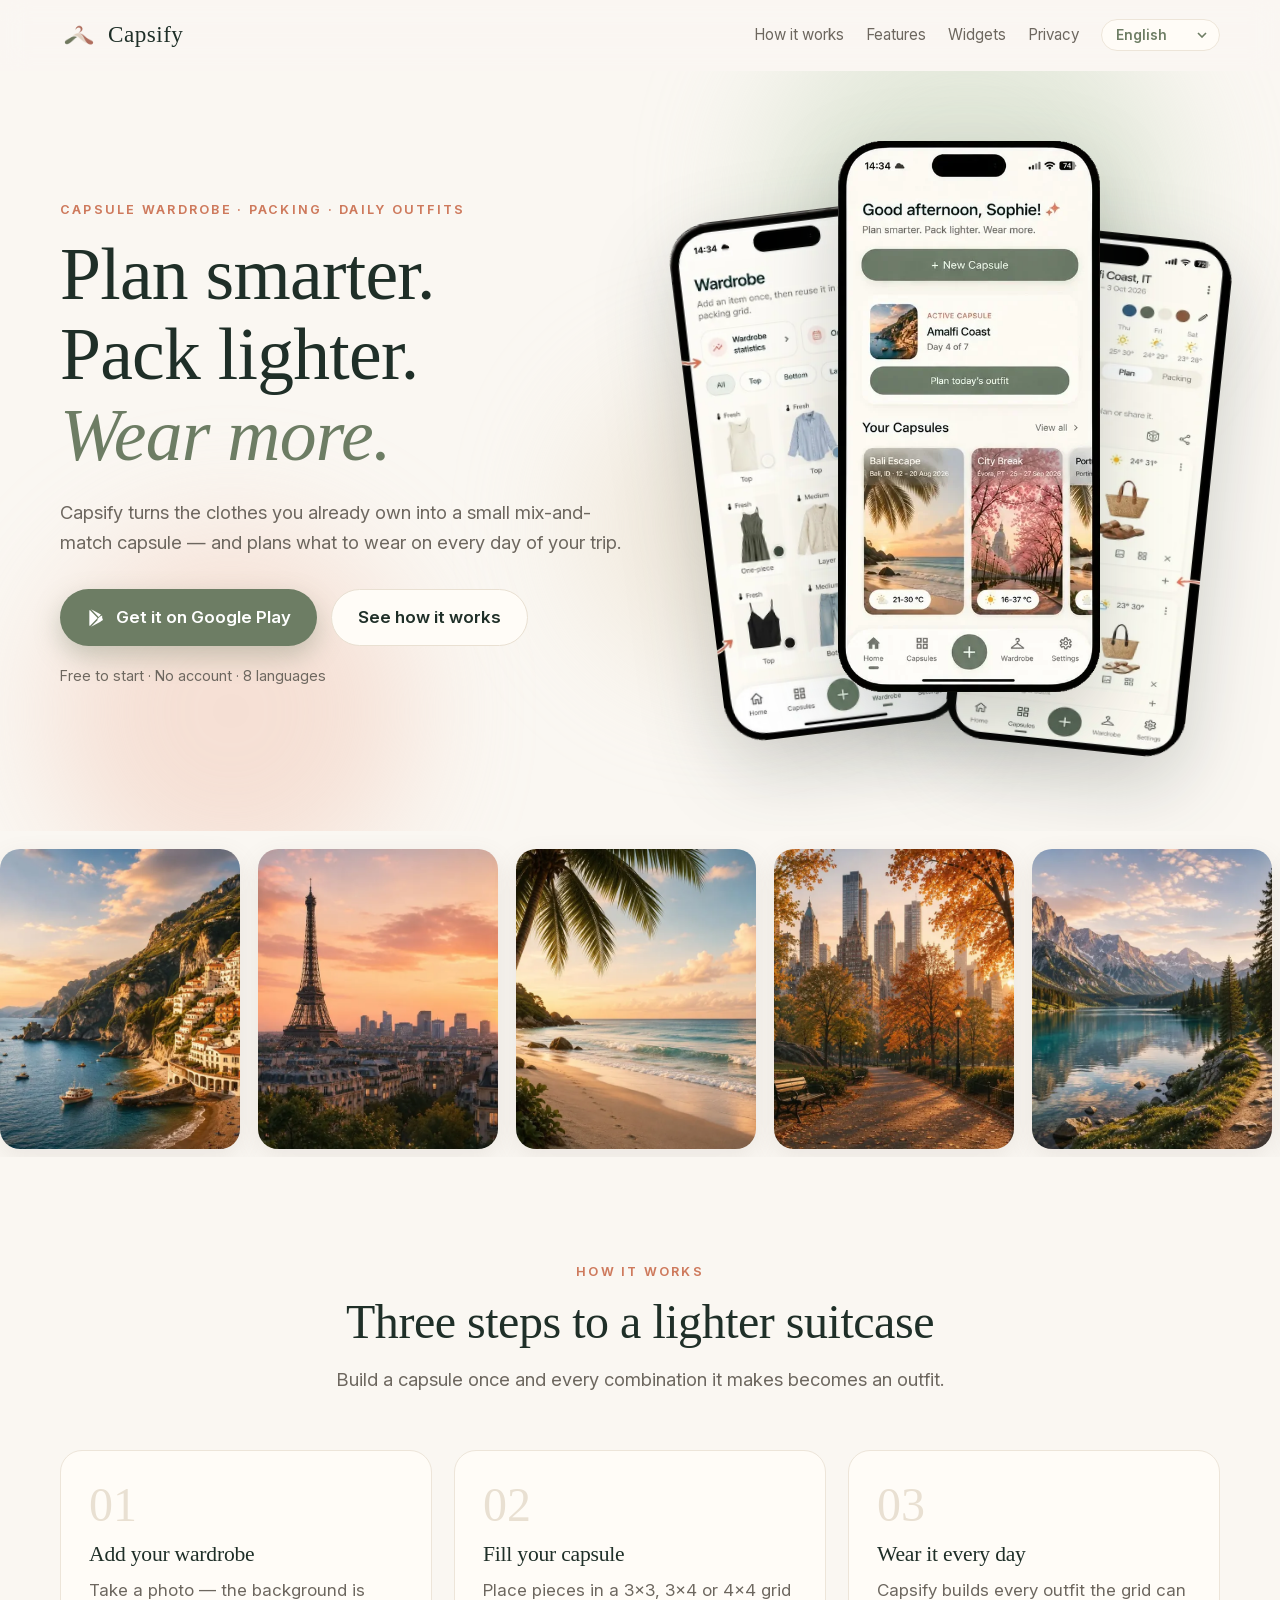
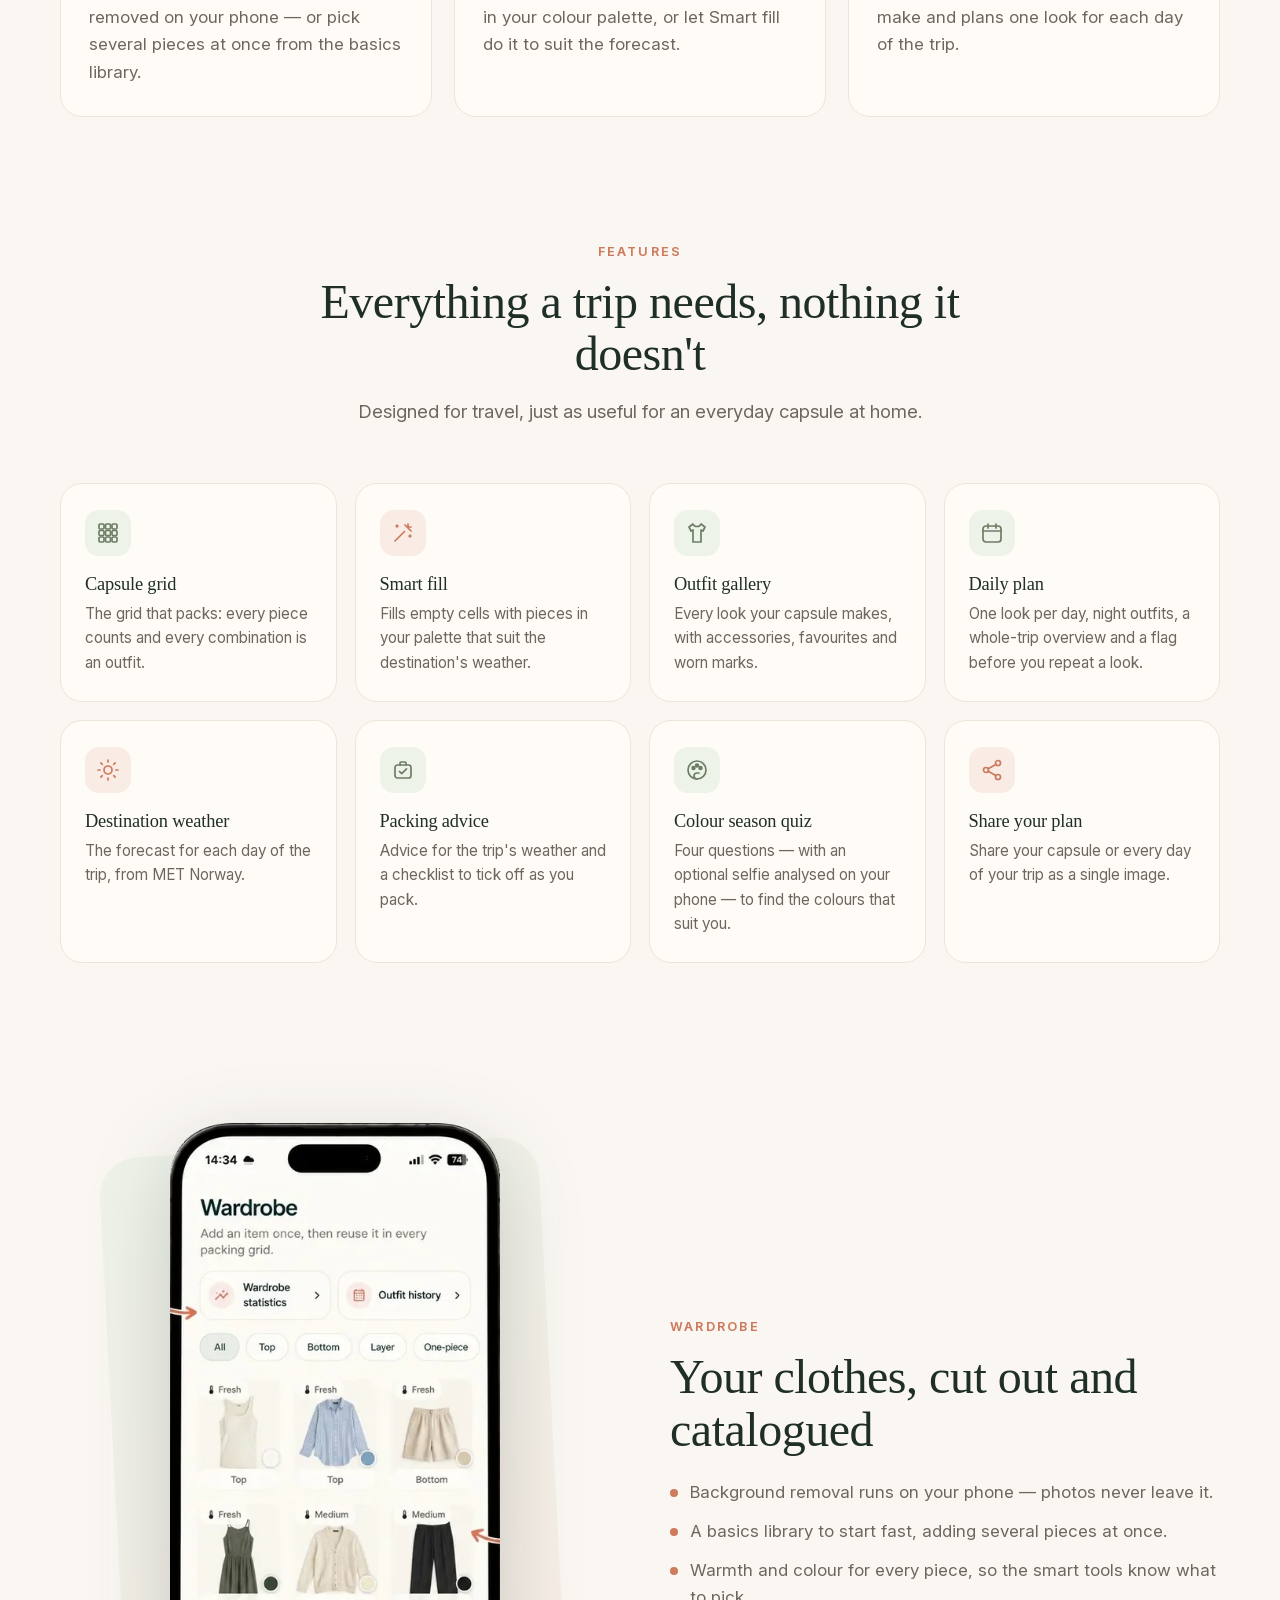
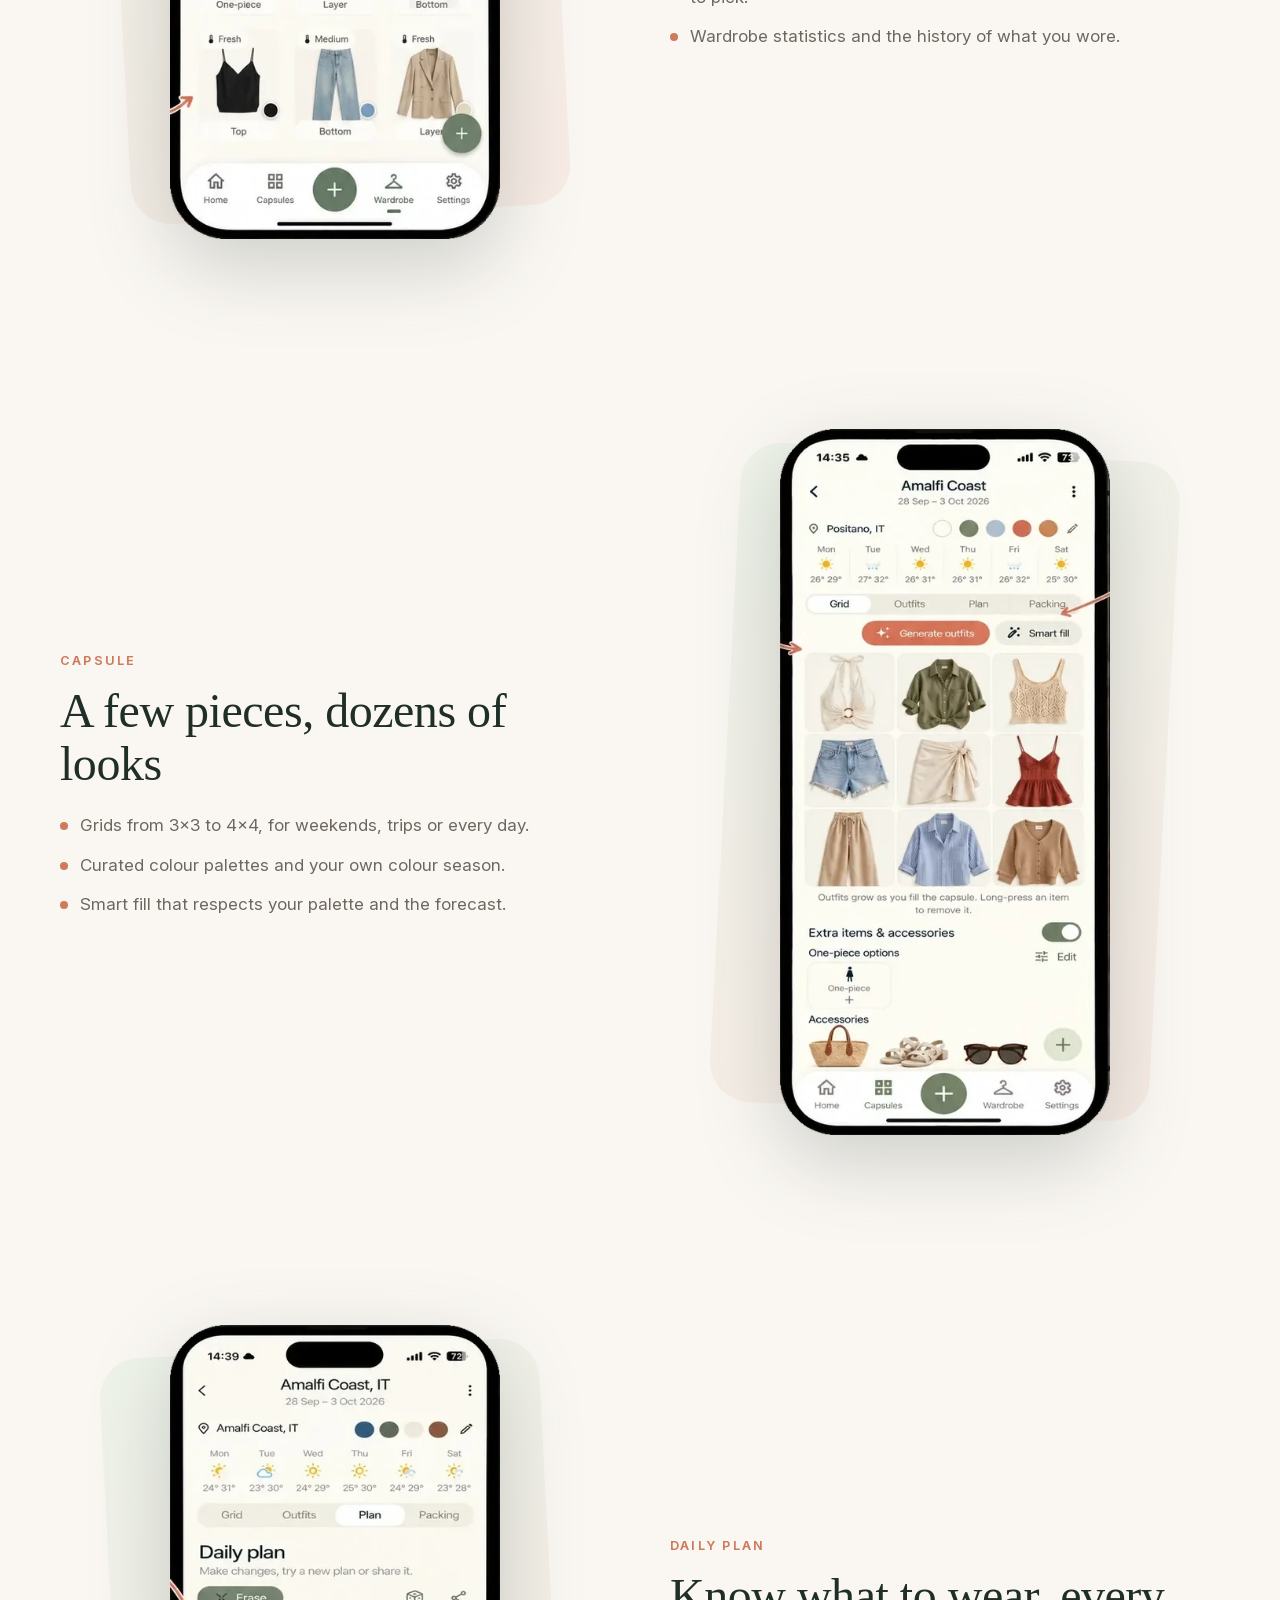
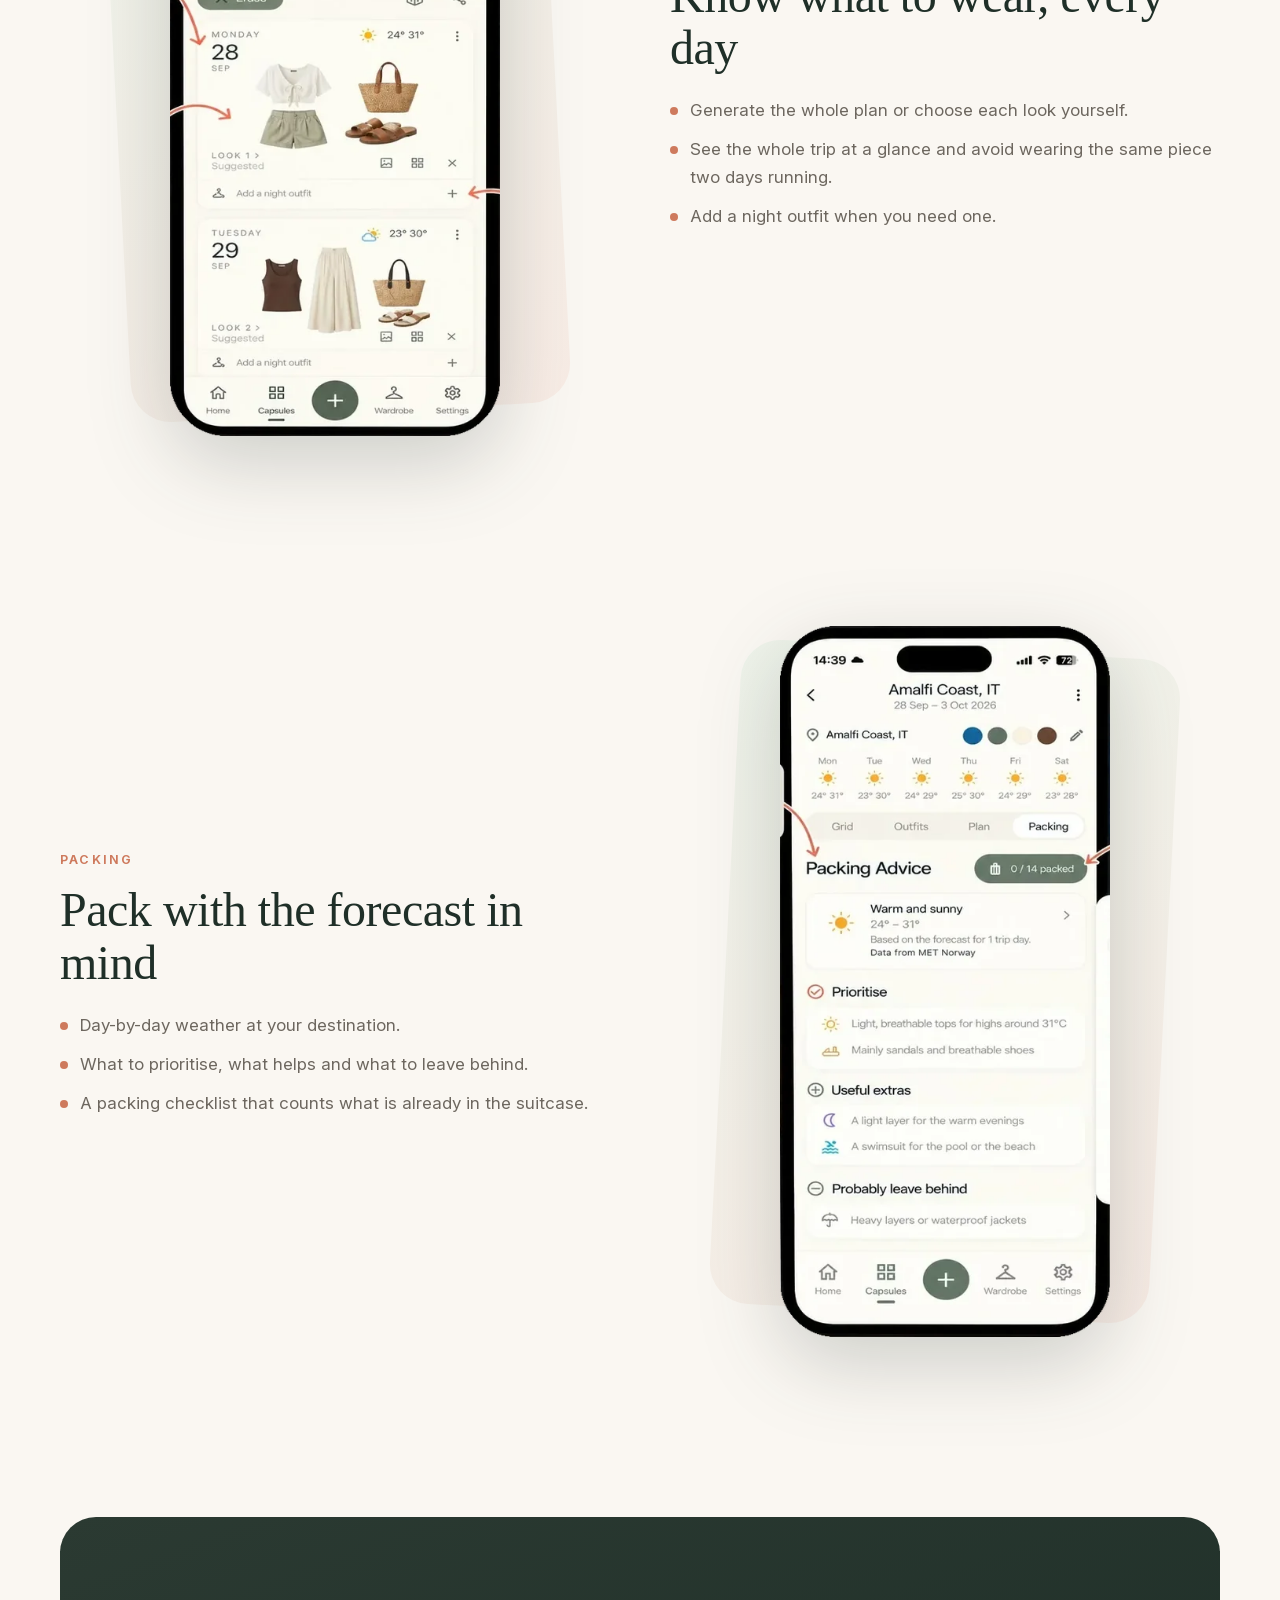
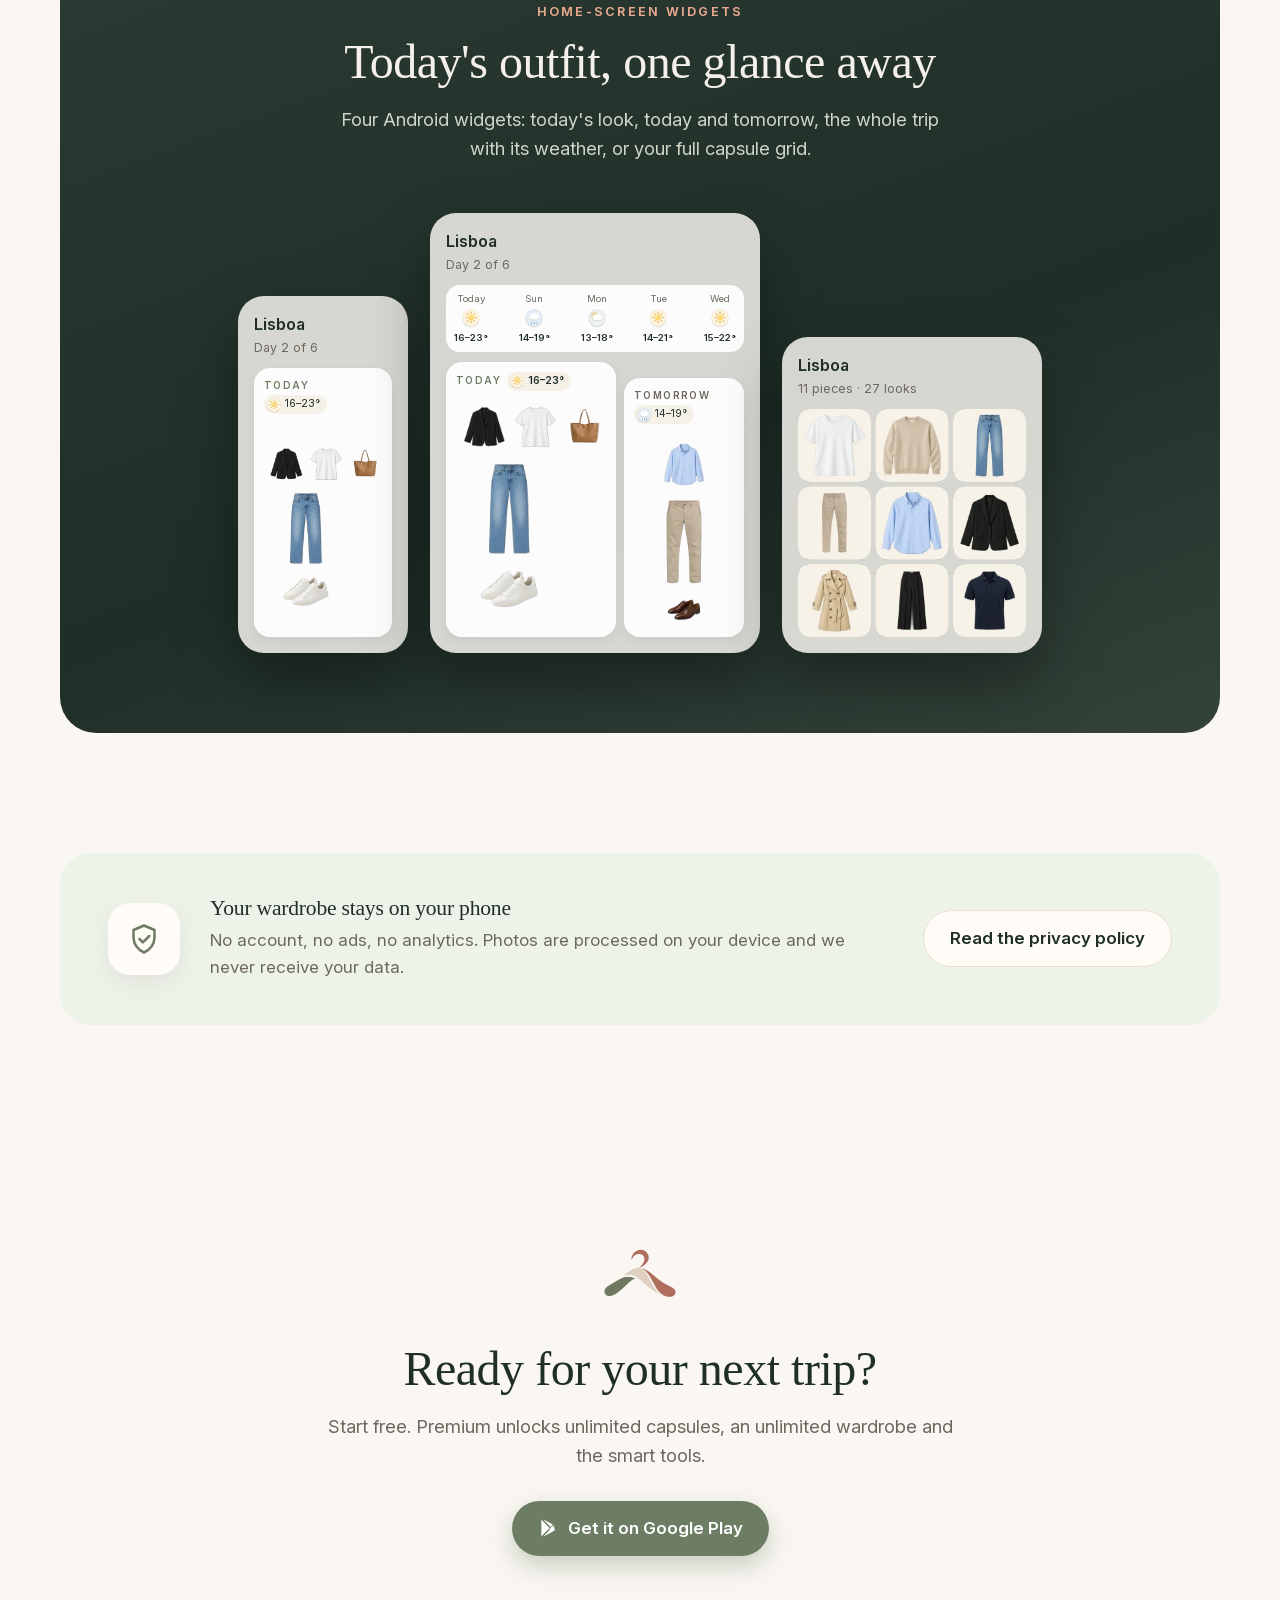
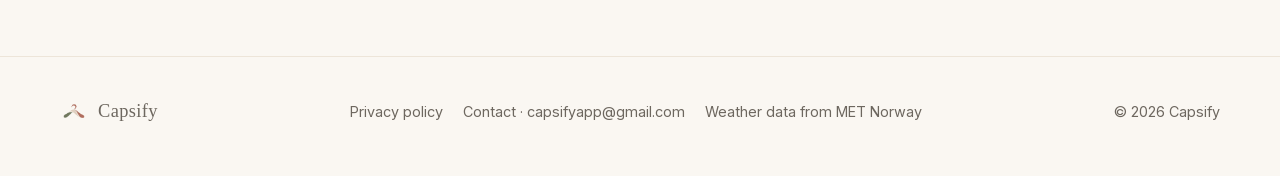
<file: index.html>
<!doctype html>
<html lang="en">
<head>
  <meta charset="utf-8">
  <meta name="viewport" content="width=device-width, initial-scale=1">
  <title>Capsify — Capsule wardrobe, packing &amp; daily outfits</title>
  <meta name="description" content="Capsify turns the clothes you already own into a small mix-and-match capsule and plans what to wear on every day of your trip. No account, no ads, 8 languages.">
  <meta name="theme-color" content="#faf7f2">
  <meta property="og:title" content="Capsify — Plan smarter. Pack lighter. Wear more.">
  <meta property="og:description" content="Capsule wardrobe, packing and daily outfits for every trip.">
  <meta property="og:image" content="assets/img/app-icon.webp">
  <link rel="icon" href="assets/img/icon-32.png" sizes="32x32">
  <link rel="apple-touch-icon" href="assets/img/icon-180.png">
  <link rel="stylesheet" href="assets/styles.css">
</head>
<body data-title="meta.title">

<header class="nav">
  <div class="wrap">
    <a class="brand" href="./"><img src="assets/img/emblem.webp" alt=""><span>Capsify</span></a>
    <nav class="nav-links">
      <a href="#how" data-i18n="nav.how">How it works</a>
      <a href="#features" data-i18n="nav.features">Features</a>
      <a href="#widgets" data-i18n="nav.widgets">Widgets</a>
      <a href="privacy/" data-i18n="nav.privacy">Privacy</a>
    </nav>
    <select id="lang" class="lang-select" aria-label="Language">
      <option value="en">English</option>
      <option value="pt">Português</option>
      <option value="es">Español</option>
      <option value="fr">Français</option>
      <option value="de">Deutsch</option>
      <option value="it">Italiano</option>
      <option value="ru">Русский</option>
      <option value="zh">中文</option>
    </select>
  </div>
</header>

<main>
  <section class="hero">
    <div class="blob sage"></div><div class="blob terra"></div><div class="blob oat"></div>
    <div class="wrap">
      <div>
        <span class="eyebrow reveal" data-i18n="hero.eyebrow">Capsule wardrobe · Packing · Daily outfits</span>
        <h1 class="reveal d1" data-i18n-html="hero.title">Plan smarter.<br>Pack lighter.<br><em>Wear more.</em></h1>
        <p class="lead reveal d2" data-i18n="hero.lead">Capsify turns the clothes you already own into a small mix-and-match capsule — and plans what to wear on every day of your trip.</p>
        <div class="hero-ctas reveal d3">
          <a class="btn btn-primary" href="https://play.google.com/store/apps/details?id=capsify.outfit.packing.planner" rel="noopener">
            <svg viewBox="0 0 24 24" aria-hidden="true"><path fill="currentColor" d="M4.6 2.3a1.4 1.4 0 0 0-.6 1.2v17a1.4 1.4 0 0 0 .6 1.2l9.3-9.7zm10.6 8.4 2.7-2.8L6.1 1.4zm0 2.6L6.1 22.6l11.8-6.5zm4.2-4.3-2.9 1.6-3 3 3 3.1 2.9-1.6a1.6 1.6 0 0 0 0-2.8z"/></svg>
            <span data-i18n="cta.play">Get it on Google Play</span>
          </a>
          <a class="btn btn-ghost" href="#how" data-i18n="hero.secondary">See how it works</a>
        </div>
        <p class="hero-note reveal d3" data-i18n="hero.note">Free to start · No account · 8 languages</p>
      </div>
      <div class="phones" aria-hidden="true">
        <img class="phone p1" src="assets/img/phone-3.webp" alt="">
        <img class="phone p2" src="assets/img/phone-1.webp" alt="">
        <img class="phone p3" src="assets/img/phone-7.webp" alt="">
      </div>
    </div>
  </section>

  <div class="marquee" aria-hidden="true">
    <div class="marquee-track">
      <img src="assets/img/cover-coastal-europe.webp" alt=""><img src="assets/img/cover-city-break.webp" alt="">
      <img src="assets/img/cover-beach-escape.webp" alt=""><img src="assets/img/cover-autumn-escape.webp" alt="">
      <img src="assets/img/cover-nature-adventure.webp" alt=""><img src="assets/img/cover-spring-city.webp" alt="">
      <img src="assets/img/cover-desert-adventure.webp" alt=""><img src="assets/img/cover-work-trip.webp" alt="">
      <img src="assets/img/cover-coastal-europe.webp" alt=""><img src="assets/img/cover-city-break.webp" alt="">
      <img src="assets/img/cover-beach-escape.webp" alt=""><img src="assets/img/cover-autumn-escape.webp" alt="">
      <img src="assets/img/cover-nature-adventure.webp" alt=""><img src="assets/img/cover-spring-city.webp" alt="">
      <img src="assets/img/cover-desert-adventure.webp" alt=""><img src="assets/img/cover-work-trip.webp" alt="">
    </div>
  </div>

  <section id="how">
    <div class="wrap">
      <div class="section-head">
        <span class="eyebrow reveal" data-i18n="how.eyebrow">How it works</span>
        <h2 class="reveal d1" data-i18n="how.title">Three steps to a lighter suitcase</h2>
        <p class="lead reveal d2" data-i18n="how.lead">Build a capsule once and every combination it makes becomes an outfit.</p>
      </div>
      <div class="steps">
        <div class="step reveal"><div class="num">01</div><h3 data-i18n="how.s1.t">Add your wardrobe</h3><p data-i18n="how.s1.d">Take a photo — the background is removed on your phone — or pick several pieces at once from the basics library.</p></div>
        <div class="step reveal d1"><div class="num">02</div><h3 data-i18n="how.s2.t">Fill your capsule</h3><p data-i18n="how.s2.d">Place pieces in a 3×3, 3×4 or 4×4 grid in your colour palette, or let Smart fill do it to suit the forecast.</p></div>
        <div class="step reveal d2"><div class="num">03</div><h3 data-i18n="how.s3.t">Wear it every day</h3><p data-i18n="how.s3.d">Capsify builds every outfit the grid can make and plans one look for each day of the trip.</p></div>
      </div>
    </div>
  </section>

  <section id="features" style="padding-top:20px">
    <div class="wrap">
      <div class="section-head">
        <span class="eyebrow reveal" data-i18n="feat.eyebrow">Features</span>
        <h2 class="reveal d1" data-i18n="feat.title">Everything a trip needs, nothing it doesn't</h2>
        <p class="lead reveal d2" data-i18n="feat.lead">Designed for travel, just as useful for an everyday capsule at home.</p>
      </div>
      <div class="features">
        <div class="card reveal"><div class="icon"><svg viewBox="0 0 24 24" fill="none" stroke="currentColor" stroke-width="1.7"><rect x="3" y="3" width="5" height="5" rx="1.2"/><rect x="9.5" y="3" width="5" height="5" rx="1.2"/><rect x="16" y="3" width="5" height="5" rx="1.2"/><rect x="3" y="9.5" width="5" height="5" rx="1.2"/><rect x="9.5" y="9.5" width="5" height="5" rx="1.2"/><rect x="16" y="9.5" width="5" height="5" rx="1.2"/><rect x="3" y="16" width="5" height="5" rx="1.2"/><rect x="9.5" y="16" width="5" height="5" rx="1.2"/><rect x="16" y="16" width="5" height="5" rx="1.2"/></svg></div><h3 data-i18n="f1.t">Capsule grid</h3><p data-i18n="f1.d">The grid that packs: every piece counts and every combination is an outfit.</p></div>
        <div class="card reveal d1"><div class="icon"><svg viewBox="0 0 24 24" fill="none" stroke="currentColor" stroke-width="1.7" stroke-linecap="round"><path d="M14 4l6 6M4 20l9.5-9.5M17 3v3M20 6h-3M6 4v2M7 5H5M19 14v2M20 15h-2"/></svg></div><h3 data-i18n="f2.t">Smart fill</h3><p data-i18n="f2.d">Fills empty cells with pieces in your palette that suit the destination's weather.</p></div>
        <div class="card reveal d2"><div class="icon"><svg viewBox="0 0 24 24" fill="none" stroke="currentColor" stroke-width="1.7" stroke-linejoin="round"><path d="M8 3 4 6l2 4 2-1v12h8V9l2 1 2-4-4-3c-.5 1.5-2 2.5-4 2.5S8.5 4.5 8 3z"/></svg></div><h3 data-i18n="f3.t">Outfit gallery</h3><p data-i18n="f3.d">Every look your capsule makes, with accessories, favourites and worn marks.</p></div>
        <div class="card reveal d3"><div class="icon"><svg viewBox="0 0 24 24" fill="none" stroke="currentColor" stroke-width="1.7" stroke-linecap="round"><rect x="3" y="5" width="18" height="16" rx="3"/><path d="M3 10h18M8 3v4M16 3v4"/></svg></div><h3 data-i18n="f4.t">Daily plan</h3><p data-i18n="f4.d">One look per day, night outfits, a whole-trip overview and a flag before you repeat a look.</p></div>
        <div class="card reveal"><div class="icon"><svg viewBox="0 0 24 24" fill="none" stroke="currentColor" stroke-width="1.7" stroke-linecap="round"><circle cx="12" cy="12" r="4"/><path d="M12 2v2M12 20v2M2 12h2M20 12h2M4.9 4.9l1.4 1.4M17.7 17.7l1.4 1.4M4.9 19.1l1.4-1.4M17.7 6.3l1.4-1.4"/></svg></div><h3 data-i18n="f5.t">Destination weather</h3><p data-i18n="f5.d">The forecast for each day of the trip, from MET Norway.</p></div>
        <div class="card reveal d1"><div class="icon"><svg viewBox="0 0 24 24" fill="none" stroke="currentColor" stroke-width="1.7" stroke-linecap="round" stroke-linejoin="round"><rect x="4" y="7" width="16" height="13" rx="2.5"/><path d="M9 7V5a1 1 0 0 1 1-1h4a1 1 0 0 1 1 1v2M8.5 13.5l2.2 2.2 4.8-4.8"/></svg></div><h3 data-i18n="f6.t">Packing advice</h3><p data-i18n="f6.d">Advice for the trip's weather and a checklist to tick off as you pack.</p></div>
        <div class="card reveal d2"><div class="icon"><svg viewBox="0 0 24 24" fill="none" stroke="currentColor" stroke-width="1.7"><circle cx="12" cy="12" r="9"/><circle cx="8.5" cy="10" r="1.4" fill="currentColor"/><circle cx="12" cy="7.5" r="1.4" fill="currentColor"/><circle cx="15.5" cy="10" r="1.4" fill="currentColor"/><path d="M12 21a3 3 0 0 1 0-6h2" stroke-linecap="round"/></svg></div><h3 data-i18n="f7.t">Colour season quiz</h3><p data-i18n="f7.d">Four questions — with an optional selfie analysed on your phone — to find the colours that suit you.</p></div>
        <div class="card reveal d3"><div class="icon"><svg viewBox="0 0 24 24" fill="none" stroke="currentColor" stroke-width="1.7" stroke-linecap="round"><circle cx="18" cy="5" r="2.5"/><circle cx="6" cy="12" r="2.5"/><circle cx="18" cy="19" r="2.5"/><path d="M8.2 10.8l7.6-4.4M8.2 13.2l7.6 4.4"/></svg></div><h3 data-i18n="f8.t">Share your plan</h3><p data-i18n="f8.d">Share your capsule or every day of your trip as a single image.</p></div>
      </div>
    </div>
  </section>

  <section style="padding-top:20px">
    <div class="wrap showcase">
      <div class="show-row">
        <div class="show-media reveal"><img src="assets/img/phone-3.webp" alt="" loading="lazy"></div>
        <div class="show-copy reveal d1">
          <span class="eyebrow" data-i18n="s1.e">Wardrobe</span>
          <h2 data-i18n="s1.t">Your clothes, cut out and catalogued</h2>
          <ul><li data-i18n="s1.l1">Background removal runs on your phone — photos never leave it.</li><li data-i18n="s1.l2">A basics library to start fast, adding several pieces at once.</li><li data-i18n="s1.l3">Warmth and colour for every piece, so the smart tools know what to pick.</li><li data-i18n="s1.l4">Wardrobe statistics and the history of what you wore.</li></ul>
        </div>
      </div>
      <div class="show-row flip">
        <div class="show-media reveal"><img src="assets/img/phone-4.webp" alt="" loading="lazy"></div>
        <div class="show-copy reveal d1">
          <span class="eyebrow" data-i18n="s2.e">Capsule</span>
          <h2 data-i18n="s2.t">A few pieces, dozens of looks</h2>
          <ul><li data-i18n="s2.l1">Grids from 3×3 to 4×4, for weekends, trips or every day.</li><li data-i18n="s2.l2">Curated colour palettes and your own colour season.</li><li data-i18n="s2.l3">Smart fill that respects your palette and the forecast.</li></ul>
        </div>
      </div>
      <div class="show-row">
        <div class="show-media reveal"><img src="assets/img/phone-7.webp" alt="" loading="lazy"></div>
        <div class="show-copy reveal d1">
          <span class="eyebrow" data-i18n="s3.e">Daily plan</span>
          <h2 data-i18n="s3.t">Know what to wear, every day</h2>
          <ul><li data-i18n="s3.l1">Generate the whole plan or choose each look yourself.</li><li data-i18n="s3.l2">See the whole trip at a glance and avoid wearing the same piece two days running.</li><li data-i18n="s3.l3">Add a night outfit when you need one.</li></ul>
        </div>
      </div>
      <div class="show-row flip">
        <div class="show-media reveal"><img src="assets/img/phone-6.webp" alt="" loading="lazy"></div>
        <div class="show-copy reveal d1">
          <span class="eyebrow" data-i18n="s4.e">Packing</span>
          <h2 data-i18n="s4.t">Pack with the forecast in mind</h2>
          <ul><li data-i18n="s4.l1">Day-by-day weather at your destination.</li><li data-i18n="s4.l2">What to prioritise, what helps and what to leave behind.</li><li data-i18n="s4.l3">A packing checklist that counts what is already in the suitcase.</li></ul>
        </div>
      </div>
    </div>
  </section>

  <section id="widgets" style="padding-top:40px">
    <div class="wrap">
      <div class="widgets-band">
        <div class="wrap">
          <div class="section-head" style="margin-bottom:10px">
            <span class="eyebrow reveal" data-i18n="w.eyebrow">Home-screen widgets</span>
            <h2 class="reveal d1" data-i18n="w.title">Today's outfit, one glance away</h2>
            <p class="lead reveal d2" data-i18n="w.lead">Four Android widgets: today's look, today and tomorrow, the whole trip with its weather, or your full capsule grid.</p>
          </div>
          <div class="widget-stage reveal d2" aria-hidden="true">
            <div class="w w-today">
              <div class="w-title">Lisboa</div><div class="w-sub" data-i18n="w.day">Day 2 of 6</div>
              <div class="w-card" style="margin-top:10px">
                <div class="w-label"><span data-i18n="w.today">Today</span></div>
                <span class="chip"><img src="assets/img/widget-weather-sun.webp" alt="">16–23°</span>
                <img class="look" src="assets/img/widget-look-today.webp" alt="">
              </div>
            </div>
            <div class="w w-duo">
              <div class="w-title">Lisboa</div><div class="w-sub" data-i18n="w.day">Day 2 of 6</div>
              <div class="forecast">
                <div><span data-i18n="w.today">Today</span><img src="assets/img/widget-weather-sun.webp" alt=""><b>16–23°</b></div>
                <div><span data-weekday="1"></span><img src="assets/img/widget-weather-rain.webp" alt=""><b>14–19°</b></div>
                <div><span data-weekday="2"></span><img src="assets/img/widget-weather-clouds.webp" alt=""><b>13–18°</b></div>
                <div><span data-weekday="3"></span><img src="assets/img/widget-weather-sun.webp" alt=""><b>14–21°</b></div>
                <div><span data-weekday="4"></span><img src="assets/img/widget-weather-sun.webp" alt=""><b>15–22°</b></div>
              </div>
              <div class="w-row">
                <div class="w-card">
                  <div class="w-label"><span data-i18n="w.today">Today</span> <span class="chip"><img src="assets/img/widget-weather-sun.webp" alt="">16–23°</span></div>
                  <img class="look" src="assets/img/widget-look-today.webp" alt="">
                </div>
                <div class="w-card">
                  <div class="w-label" style="color:var(--muted)"><span data-i18n="w.tomorrow">Tomorrow</span></div>
                  <span class="chip"><img src="assets/img/widget-weather-rain.webp" alt="">14–19°</span>
                  <img class="look" src="assets/img/widget-look-tomorrow.webp" alt="" style="height:190px">
                </div>
              </div>
            </div>
            <div class="w w-capsule">
              <div class="w-title">Lisboa</div><div class="w-sub" data-i18n="w.caption">11 pieces · 27 looks</div>
              <img src="assets/img/widget-capsule.webp" alt="">
            </div>
          </div>
        </div>
      </div>
    </div>
  </section>

  <section style="padding-top:20px">
    <div class="wrap">
      <div class="privacy-band reveal">
        <div class="shield"><svg viewBox="0 0 24 24" fill="none" stroke="currentColor" stroke-width="1.7" stroke-linejoin="round"><path d="M12 3 5 6v5c0 4.5 3 8.3 7 10 4-1.7 7-5.5 7-10V6z"/><path d="m9 12 2.2 2.2L15.5 10" stroke-linecap="round"/></svg></div>
        <div><h3 data-i18n="p.title">Your wardrobe stays on your phone</h3><p data-i18n="p.text">No account, no ads, no analytics. Photos are processed on your device and we never receive your data.</p></div>
        <a class="btn btn-ghost" href="privacy/" data-i18n="p.link">Read the privacy policy</a>
      </div>
    </div>
  </section>

  <section class="cta">
    <div class="wrap">
      <img class="emblem" src="assets/img/emblem.webp" alt="Capsify">
      <h2 class="reveal" data-i18n="cta.title">Ready for your next trip?</h2>
      <p class="lead reveal d1" data-i18n="cta.lead">Start free. Premium unlocks unlimited capsules, an unlimited wardrobe and the smart tools.</p>
      <a class="btn btn-primary reveal d2" href="https://play.google.com/store/apps/details?id=capsify.outfit.packing.planner" rel="noopener">
        <svg viewBox="0 0 24 24" aria-hidden="true"><path fill="currentColor" d="M4.6 2.3a1.4 1.4 0 0 0-.6 1.2v17a1.4 1.4 0 0 0 .6 1.2l9.3-9.7zm10.6 8.4 2.7-2.8L6.1 1.4zm0 2.6L6.1 22.6l11.8-6.5zm4.2-4.3-2.9 1.6-3 3 3 3.1 2.9-1.6a1.6 1.6 0 0 0 0-2.8z"/></svg>
        <span data-i18n="cta.play">Get it on Google Play</span>
      </a>
    </div>
  </section>
</main>

<footer>
  <div class="wrap">
    <a class="brand" href="./"><img src="assets/img/emblem.webp" alt="" style="width:28px;height:28px"><span style="font-size:1.15rem">Capsify</span></a>
    <nav>
      <a href="privacy/" data-i18n="foot.privacy">Privacy policy</a>
      <a href="mailto:capsifyapp@gmail.com"><span data-i18n="foot.contact">Contact</span> · capsifyapp@gmail.com</a>
      <a href="https://www.met.no/en" rel="noopener" data-i18n="foot.weather">Weather data from MET Norway</a>
    </nav>
    <span>© 2026 Capsify</span>
  </div>
</footer>

<script src="assets/i18n.js"></script>
<script src="assets/main.js"></script>
</body>
</html>
</file>
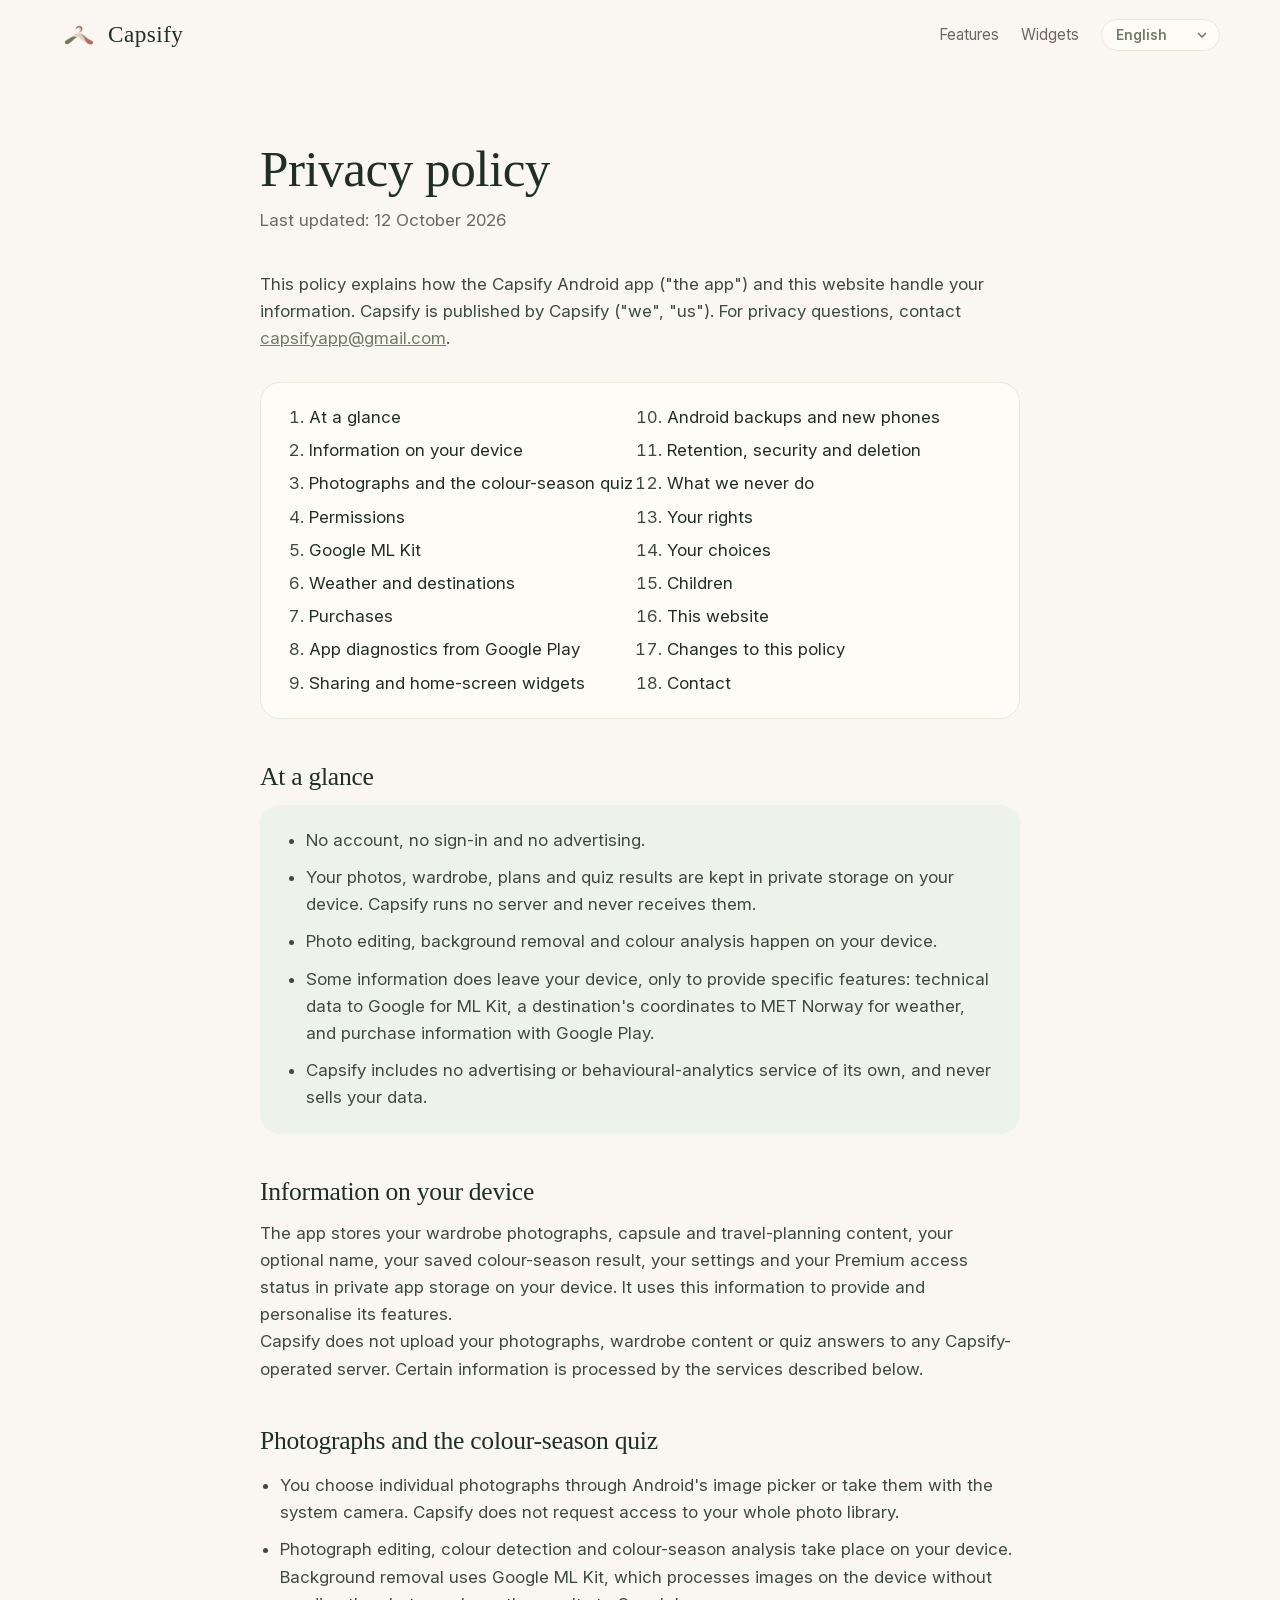
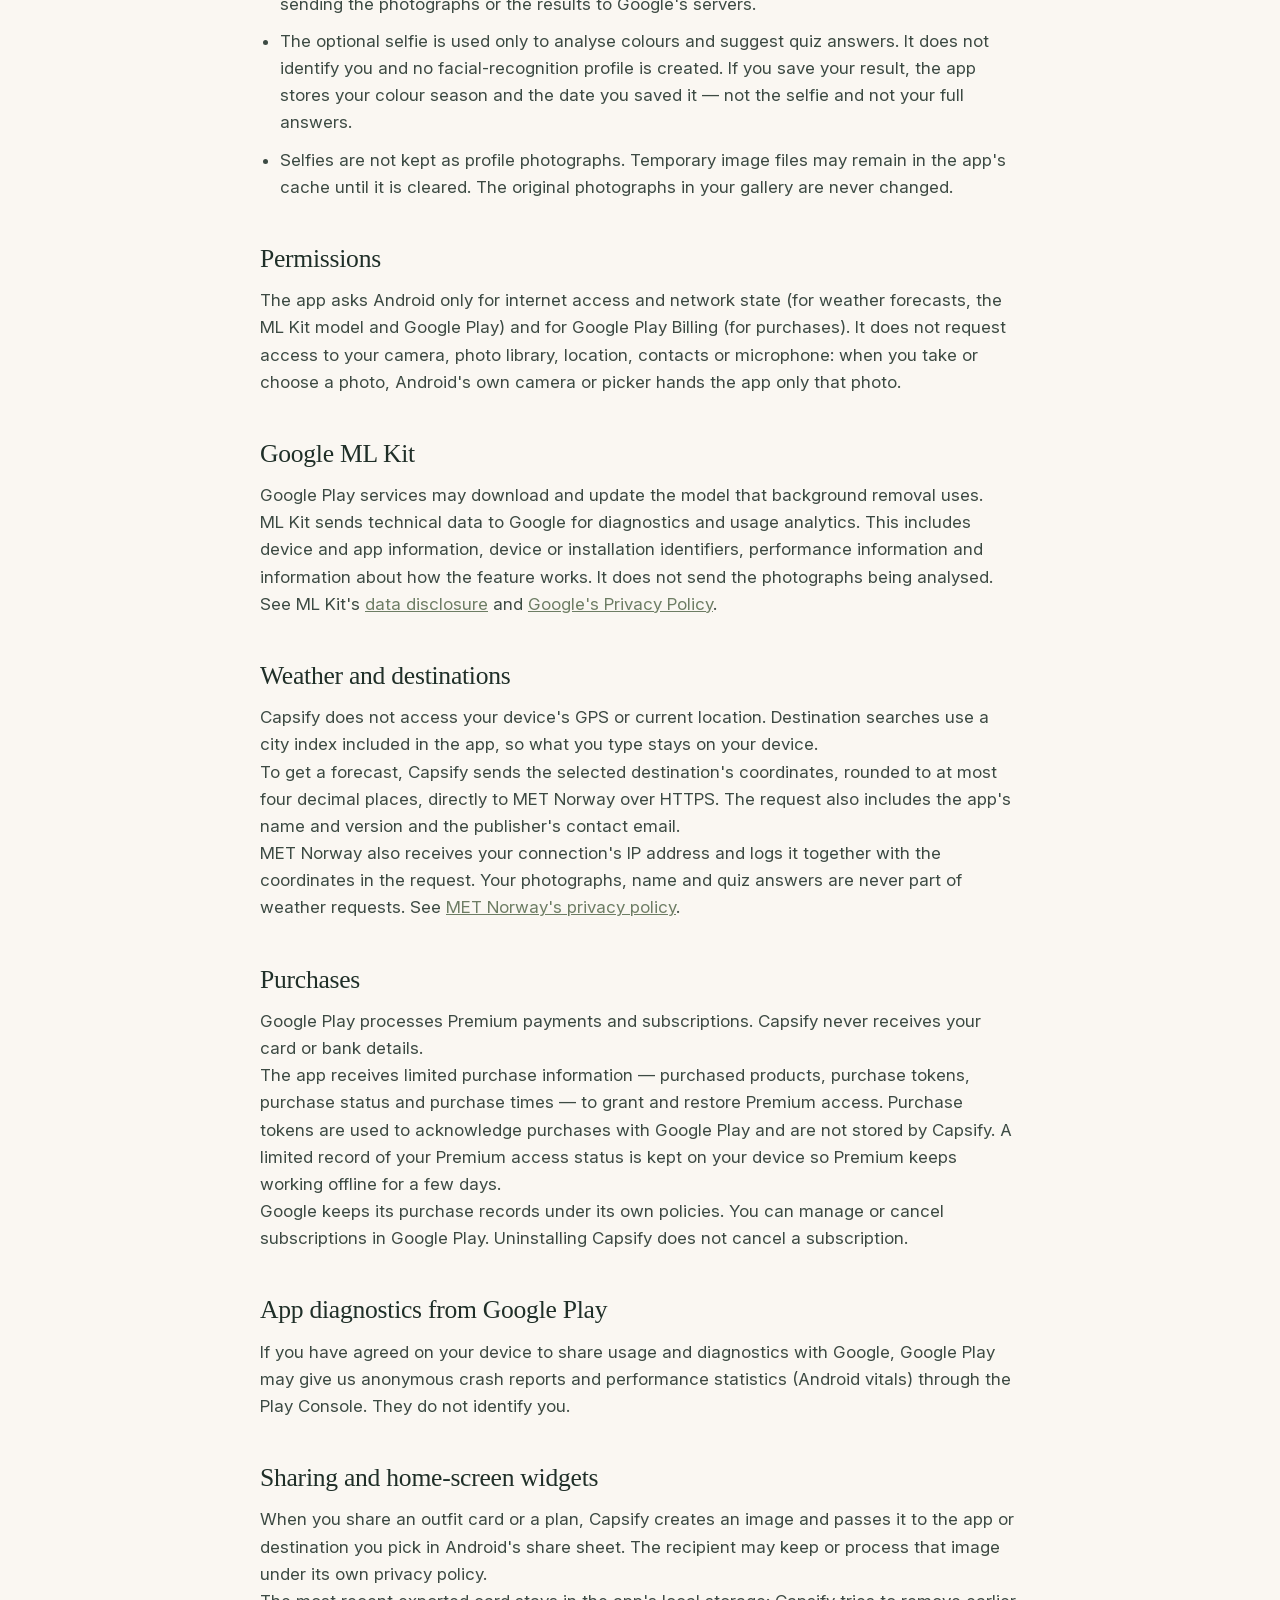
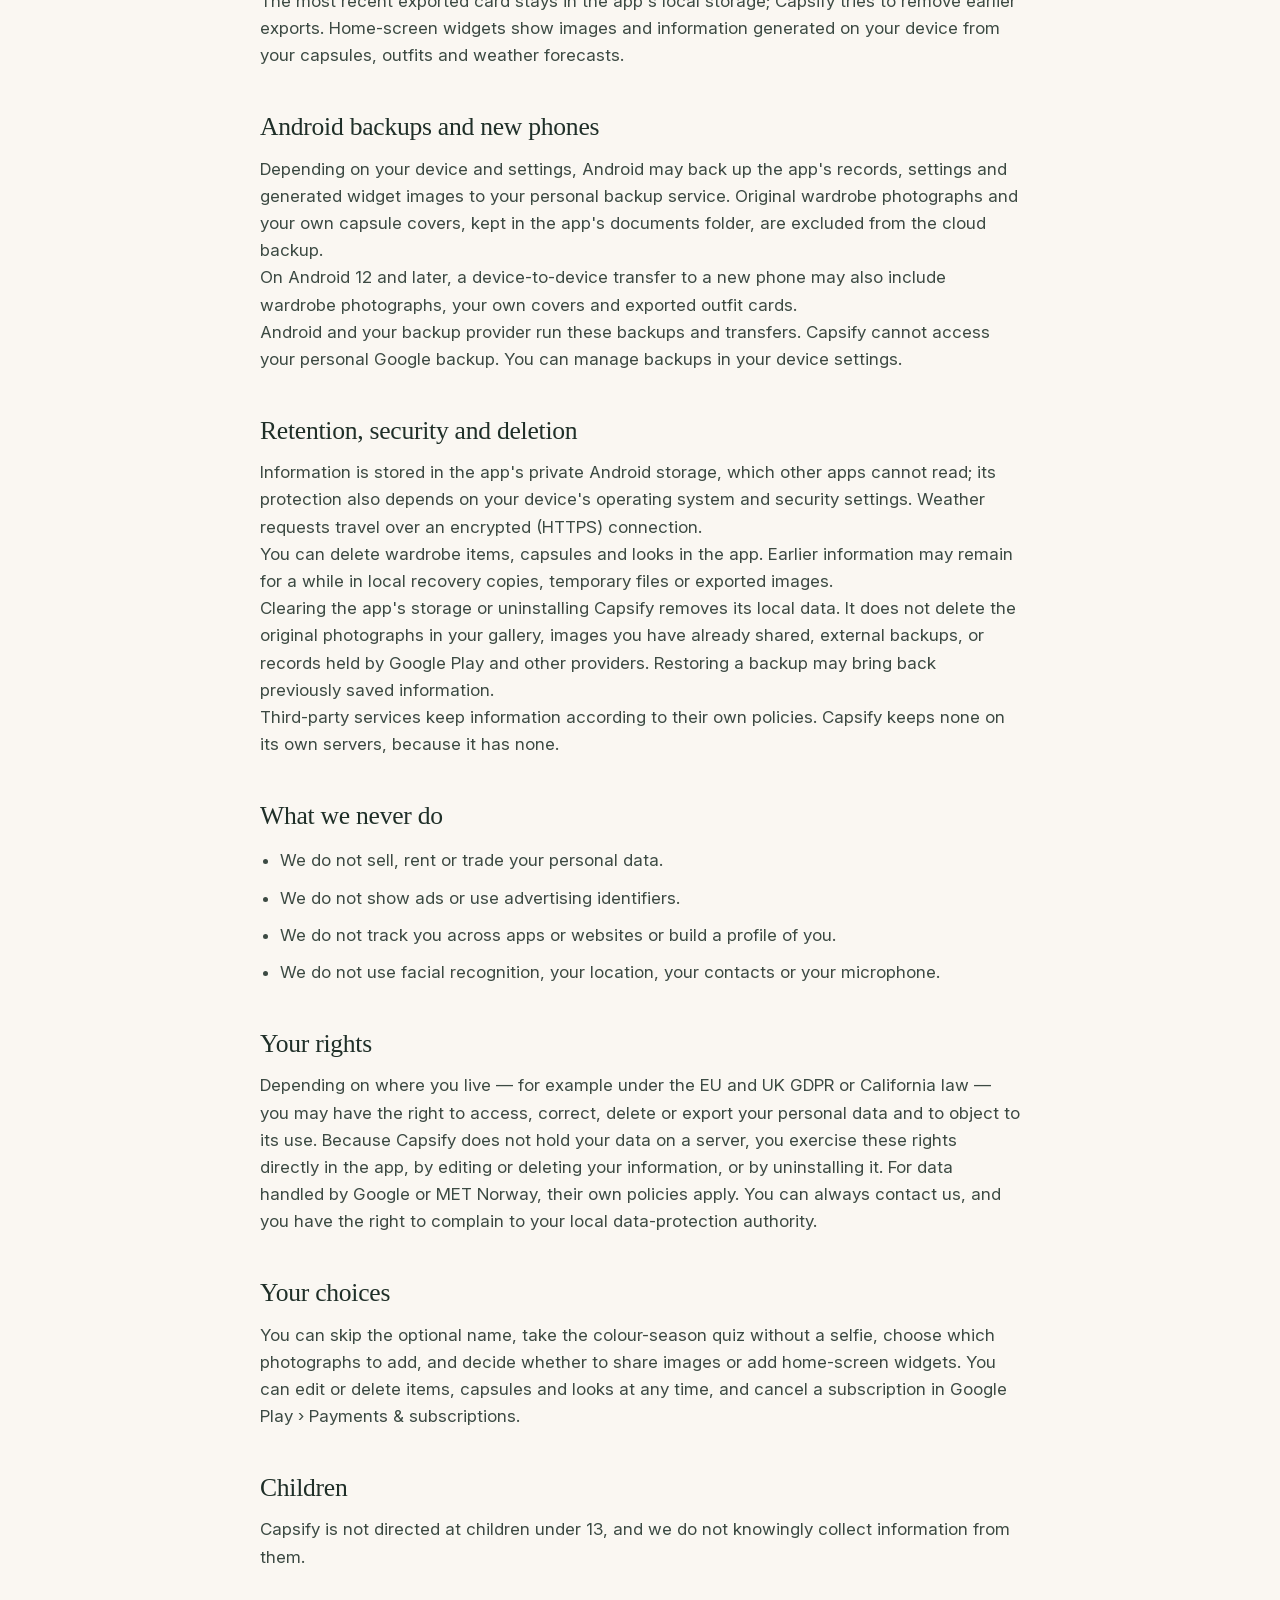
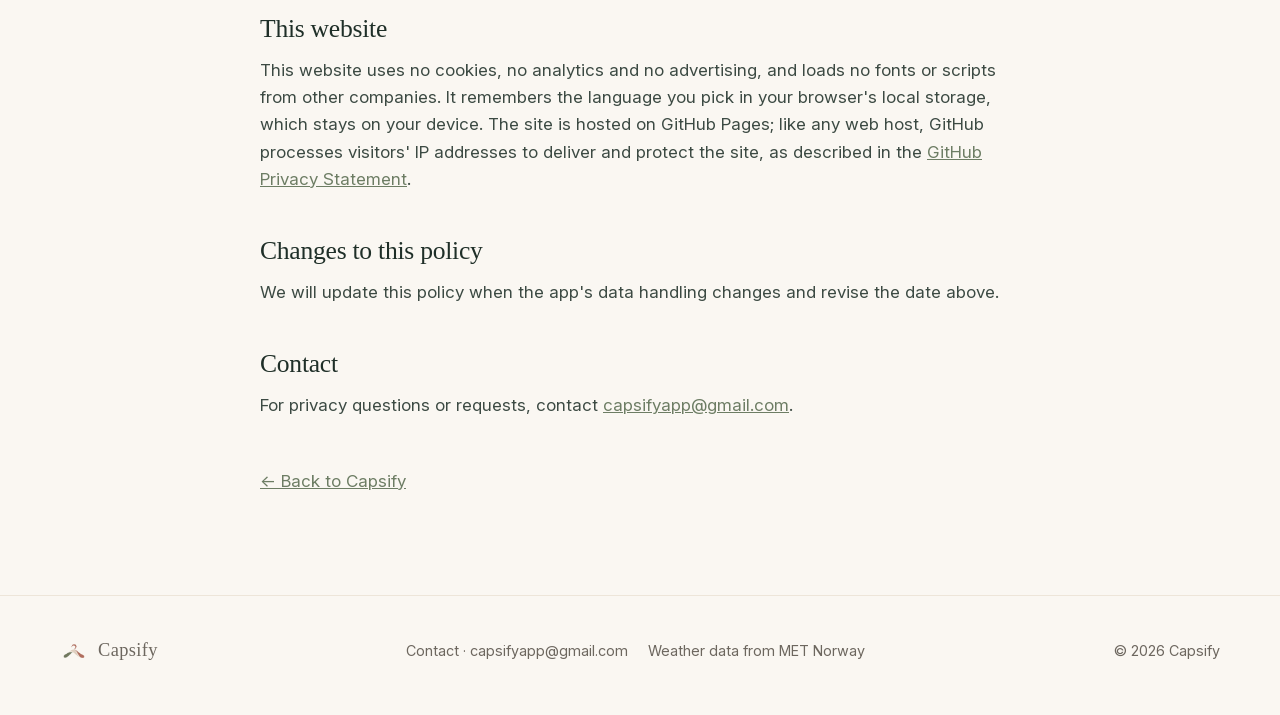
<file: privacy/index.html>
<!doctype html>
<html lang="en">
<head>
  <meta charset="utf-8">
  <meta name="viewport" content="width=device-width, initial-scale=1">
  <title>Privacy policy — Capsify</title>
  <meta name="description" content="Capsify privacy policy: no account, no ads, no analytics. Your wardrobe stays on your device.">
  <meta name="theme-color" content="#faf7f2">
  <link rel="icon" href="../assets/img/icon-32.png" sizes="32x32">
  <link rel="apple-touch-icon" href="../assets/img/icon-180.png">
  <link rel="stylesheet" href="../assets/styles.css">
</head>
<body data-title="meta.privacyTitle">

<header class="nav">
  <div class="wrap">
    <a class="brand" href="../"><img src="../assets/img/emblem.webp" alt=""><span>Capsify</span></a>
    <nav class="nav-links">
      <a href="../#features" data-i18n="nav.features">Features</a>
      <a href="../#widgets" data-i18n="nav.widgets">Widgets</a>
    </nav>
    <select id="lang" class="lang-select" aria-label="Language">
      <option value="en">English</option>
      <option value="pt">Português</option>
      <option value="es">Español</option>
      <option value="fr">Français</option>
      <option value="de">Deutsch</option>
      <option value="it">Italiano</option>
      <option value="ru">Русский</option>
      <option value="zh">中文</option>
    </select>
  </div>
</header>

<main class="wrap">
  <article class="doc">
    <h1 data-i18n="pp.title">Privacy policy</h1>
    <p class="meta" data-i18n="pp.updated">Last updated: 12 October 2026</p>
    <p data-i18n-html="pp.intro">This policy explains how the Capsify Android app ("the app") and this website handle your information. Capsify is published by Capsify ("we", "us"). For privacy questions, contact <a href="mailto:capsifyapp@gmail.com">capsifyapp@gmail.com</a>.</p>

    <nav class="toc" aria-label="Contents">
      <ol>
        <li><a href="#glance" data-i18n="pp.glance.h">At a glance</a></li>
        <li><a href="#device" data-i18n="pp.device.h">Information on your device</a></li>
        <li><a href="#photos" data-i18n="pp.photos.h">Photographs and the colour-season quiz</a></li>
        <li><a href="#perm" data-i18n="pp.perm.h">Permissions</a></li>
        <li><a href="#mlkit" data-i18n="pp.mlkit.h">Google ML Kit</a></li>
        <li><a href="#weather" data-i18n="pp.weather.h">Weather and destinations</a></li>
        <li><a href="#purchases" data-i18n="pp.purchases.h">Purchases</a></li>
        <li><a href="#crash" data-i18n="pp.crash.h">App diagnostics from Google Play</a></li>
        <li><a href="#sharing" data-i18n="pp.sharing.h">Sharing and home-screen widgets</a></li>
        <li><a href="#backup" data-i18n="pp.backup.h">Android backups and new phones</a></li>
        <li><a href="#retention" data-i18n="pp.retention.h">Retention, security and deletion</a></li>
        <li><a href="#dont" data-i18n="pp.dont.h">What we never do</a></li>
        <li><a href="#rights" data-i18n="pp.rights.h">Your rights</a></li>
        <li><a href="#choices" data-i18n="pp.choices.h">Your choices</a></li>
        <li><a href="#children" data-i18n="pp.children.h">Children</a></li>
        <li><a href="#site" data-i18n="pp.site.h">This website</a></li>
        <li><a href="#changes" data-i18n="pp.changes.h">Changes to this policy</a></li>
        <li><a href="#contact" data-i18n="pp.contact.h">Contact</a></li>
      </ol>
    </nav>

    <h2 id="glance" data-i18n="pp.glance.h">At a glance</h2>
    <div class="summary">
    <ul>
      <li data-i18n-html="pp.glance.l1">No account, no sign-in and no advertising.</li>
      <li data-i18n-html="pp.glance.l2">Your photos, wardrobe, plans and quiz results are kept in private storage on your device. Capsify runs no server and never receives them.</li>
      <li data-i18n-html="pp.glance.l3">Photo editing, background removal and colour analysis happen on your device.</li>
      <li data-i18n-html="pp.glance.l4">Some information does leave your device, only to provide specific features: technical data to Google for ML Kit, a destination's coordinates to MET Norway for weather, and purchase information with Google Play.</li>
      <li data-i18n-html="pp.glance.l5">Capsify includes no advertising or behavioural-analytics service of its own, and never sells your data.</li>
    </ul>
    </div>

    <h2 id="device" data-i18n="pp.device.h">Information on your device</h2>
    <p data-i18n-html="pp.device.p1">The app stores your wardrobe photographs, capsule and travel-planning content, your optional name, your saved colour-season result, your settings and your Premium access status in private app storage on your device. It uses this information to provide and personalise its features.</p>
    <p data-i18n-html="pp.device.p2">Capsify does not upload your photographs, wardrobe content or quiz answers to any Capsify-operated server. Certain information is processed by the services described below.</p>

    <h2 id="photos" data-i18n="pp.photos.h">Photographs and the colour-season quiz</h2>
    <ul>
      <li data-i18n-html="pp.photos.l1">You choose individual photographs through Android's image picker or take them with the system camera. Capsify does not request access to your whole photo library.</li>
      <li data-i18n-html="pp.photos.l2">Photograph editing, colour detection and colour-season analysis take place on your device. Background removal uses Google ML Kit, which processes images on the device without sending the photographs or the results to Google's servers.</li>
      <li data-i18n-html="pp.photos.l3">The optional selfie is used only to analyse colours and suggest quiz answers. It does not identify you and no facial-recognition profile is created. If you save your result, the app stores your colour season and the date you saved it — not the selfie and not your full answers.</li>
      <li data-i18n-html="pp.photos.l4">Selfies are not kept as profile photographs. Temporary image files may remain in the app's cache until it is cleared. The original photographs in your gallery are never changed.</li>
    </ul>

    <h2 id="perm" data-i18n="pp.perm.h">Permissions</h2>
    <p data-i18n-html="pp.perm.p">The app asks Android only for internet access and network state (for weather forecasts, the ML Kit model and Google Play) and for Google Play Billing (for purchases). It does not request access to your camera, photo library, location, contacts or microphone: when you take or choose a photo, Android's own camera or picker hands the app only that photo.</p>

    <h2 id="mlkit" data-i18n="pp.mlkit.h">Google ML Kit</h2>
    <p data-i18n-html="pp.mlkit.p1">Google Play services may download and update the model that background removal uses.</p>
    <p data-i18n-html="pp.mlkit.p2">ML Kit sends technical data to Google for diagnostics and usage analytics. This includes device and app information, device or installation identifiers, performance information and information about how the feature works. It does not send the photographs being analysed.</p>
    <p data-i18n-html="pp.mlkit.p3">See ML Kit's <a href="https://developers.google.com/ml-kit/android-data-disclosure">data disclosure</a> and <a href="https://policies.google.com/privacy">Google's Privacy Policy</a>.</p>

    <h2 id="weather" data-i18n="pp.weather.h">Weather and destinations</h2>
    <p data-i18n-html="pp.weather.p1">Capsify does not access your device's GPS or current location. Destination searches use a city index included in the app, so what you type stays on your device.</p>
    <p data-i18n-html="pp.weather.p2">To get a forecast, Capsify sends the selected destination's coordinates, rounded to at most four decimal places, directly to MET Norway over HTTPS. The request also includes the app's name and version and the publisher's contact email.</p>
    <p data-i18n-html="pp.weather.p3">MET Norway also receives your connection's IP address and logs it together with the coordinates in the request. Your photographs, name and quiz answers are never part of weather requests. See <a href="https://www.met.no/en/About-us/privacy">MET Norway's privacy policy</a>.</p>

    <h2 id="purchases" data-i18n="pp.purchases.h">Purchases</h2>
    <p data-i18n-html="pp.purchases.p1">Google Play processes Premium payments and subscriptions. Capsify never receives your card or bank details.</p>
    <p data-i18n-html="pp.purchases.p2">The app receives limited purchase information — purchased products, purchase tokens, purchase status and purchase times — to grant and restore Premium access. Purchase tokens are used to acknowledge purchases with Google Play and are not stored by Capsify. A limited record of your Premium access status is kept on your device so Premium keeps working offline for a few days.</p>
    <p data-i18n-html="pp.purchases.p3">Google keeps its purchase records under its own policies. You can manage or cancel subscriptions in Google Play. Uninstalling Capsify does not cancel a subscription.</p>

    <h2 id="crash" data-i18n="pp.crash.h">App diagnostics from Google Play</h2>
    <p data-i18n-html="pp.crash.p">If you have agreed on your device to share usage and diagnostics with Google, Google Play may give us anonymous crash reports and performance statistics (Android vitals) through the Play Console. They do not identify you.</p>

    <h2 id="sharing" data-i18n="pp.sharing.h">Sharing and home-screen widgets</h2>
    <p data-i18n-html="pp.sharing.p1">When you share an outfit card or a plan, Capsify creates an image and passes it to the app or destination you pick in Android's share sheet. The recipient may keep or process that image under its own privacy policy.</p>
    <p data-i18n-html="pp.sharing.p2">The most recent exported card stays in the app's local storage; Capsify tries to remove earlier exports. Home-screen widgets show images and information generated on your device from your capsules, outfits and weather forecasts.</p>

    <h2 id="backup" data-i18n="pp.backup.h">Android backups and new phones</h2>
    <p data-i18n-html="pp.backup.p1">Depending on your device and settings, Android may back up the app's records, settings and generated widget images to your personal backup service. Original wardrobe photographs and your own capsule covers, kept in the app's documents folder, are excluded from the cloud backup.</p>
    <p data-i18n-html="pp.backup.p2">On Android 12 and later, a device-to-device transfer to a new phone may also include wardrobe photographs, your own covers and exported outfit cards.</p>
    <p data-i18n-html="pp.backup.p3">Android and your backup provider run these backups and transfers. Capsify cannot access your personal Google backup. You can manage backups in your device settings.</p>

    <h2 id="retention" data-i18n="pp.retention.h">Retention, security and deletion</h2>
    <p data-i18n-html="pp.retention.p1">Information is stored in the app's private Android storage, which other apps cannot read; its protection also depends on your device's operating system and security settings. Weather requests travel over an encrypted (HTTPS) connection.</p>
    <p data-i18n-html="pp.retention.p2">You can delete wardrobe items, capsules and looks in the app. Earlier information may remain for a while in local recovery copies, temporary files or exported images.</p>
    <p data-i18n-html="pp.retention.p3">Clearing the app's storage or uninstalling Capsify removes its local data. It does not delete the original photographs in your gallery, images you have already shared, external backups, or records held by Google Play and other providers. Restoring a backup may bring back previously saved information.</p>
    <p data-i18n-html="pp.retention.p4">Third-party services keep information according to their own policies. Capsify keeps none on its own servers, because it has none.</p>

    <h2 id="dont" data-i18n="pp.dont.h">What we never do</h2>
    <ul>
      <li data-i18n-html="pp.dont.l1">We do not sell, rent or trade your personal data.</li>
      <li data-i18n-html="pp.dont.l2">We do not show ads or use advertising identifiers.</li>
      <li data-i18n-html="pp.dont.l3">We do not track you across apps or websites or build a profile of you.</li>
      <li data-i18n-html="pp.dont.l4">We do not use facial recognition, your location, your contacts or your microphone.</li>
    </ul>

    <h2 id="rights" data-i18n="pp.rights.h">Your rights</h2>
    <p data-i18n-html="pp.rights.p">Depending on where you live — for example under the EU and UK GDPR or California law — you may have the right to access, correct, delete or export your personal data and to object to its use. Because Capsify does not hold your data on a server, you exercise these rights directly in the app, by editing or deleting your information, or by uninstalling it. For data handled by Google or MET Norway, their own policies apply. You can always contact us, and you have the right to complain to your local data-protection authority.</p>

    <h2 id="choices" data-i18n="pp.choices.h">Your choices</h2>
    <p data-i18n-html="pp.choices.p">You can skip the optional name, take the colour-season quiz without a selfie, choose which photographs to add, and decide whether to share images or add home-screen widgets. You can edit or delete items, capsules and looks at any time, and cancel a subscription in Google Play › Payments & subscriptions.</p>

    <h2 id="children" data-i18n="pp.children.h">Children</h2>
    <p data-i18n-html="pp.children.p">Capsify is not directed at children under 13, and we do not knowingly collect information from them.</p>

    <h2 id="site" data-i18n="pp.site.h">This website</h2>
    <p data-i18n-html="pp.site.p">This website uses no cookies, no analytics and no advertising, and loads no fonts or scripts from other companies. It remembers the language you pick in your browser's local storage, which stays on your device. The site is hosted on GitHub Pages; like any web host, GitHub processes visitors' IP addresses to deliver and protect the site, as described in the <a href="https://docs.github.com/en/site-policy/privacy-policies/github-general-privacy-statement">GitHub Privacy Statement</a>.</p>

    <h2 id="changes" data-i18n="pp.changes.h">Changes to this policy</h2>
    <p data-i18n-html="pp.changes.p">We will update this policy when the app's data handling changes and revise the date above.</p>

    <h2 id="contact" data-i18n="pp.contact.h">Contact</h2>
    <p data-i18n-html="pp.contact.p">For privacy questions or requests, contact <a href="mailto:capsifyapp@gmail.com">capsifyapp@gmail.com</a>.</p>

    <p style="margin-top:48px"><a href="../" data-i18n="pp.back">← Back to Capsify</a></p>
  </article>
</main>

<footer>
  <div class="wrap">
    <a class="brand" href="../"><img src="../assets/img/emblem.webp" alt="" style="width:28px;height:28px"><span style="font-size:1.15rem">Capsify</span></a>
    <nav>
      <a href="mailto:capsifyapp@gmail.com"><span data-i18n="foot.contact">Contact</span> · capsifyapp@gmail.com</a>
      <a href="https://www.met.no/en" rel="noopener" data-i18n="foot.weather">Weather data from MET Norway</a>
    </nav>
    <span>© 2026 Capsify</span>
  </div>
</footer>

<script src="../assets/i18n.js"></script>
<script src="../assets/main.js"></script>
</body>
</html>
</file>
<file: assets/styles.css>
/* Capsify — site styles. The app's own palette: ivory, ink, sage, terracotta. */

@font-face {
  font-family: "Inter";
  src: url("fonts/InterVariable.ttf") format("truetype");
  font-weight: 100 900;
  font-display: swap;
}

:root {
  --ivory: #fffcf7;
  --bg: #faf7f2;
  --linen: #f6f1e8;
  --oat: #e9e0d2;
  --border: #ede5d9;
  --ink: #1f2f28;
  --muted: #6d675f;
  --sage: #8a997f;
  --sage-dark: #6d7d64;
  --sage-soft: #eef3ea;
  --terracotta: #ce7a5d;
  --terracotta-soft: #f8ece5;
  --radius: 22px;
  --shadow: 0 18px 50px rgba(120, 111, 98, 0.16);
  --shadow-soft: 0 8px 24px rgba(120, 111, 98, 0.12);
  --serif: "Iowan Old Style", "Palatino Linotype", Palatino, "Book Antiqua",
    Georgia, serif;
  --sans: "Inter", system-ui, -apple-system, "Segoe UI", Roboto, sans-serif;
  --max: 1160px;
}

* { box-sizing: border-box; }
html { scroll-behavior: smooth; }
body {
  margin: 0;
  background: var(--bg);
  color: var(--ink);
  font-family: var(--sans);
  font-size: 17px;
  line-height: 1.6;
  -webkit-font-smoothing: antialiased;
  overflow-x: hidden;
}
img { max-width: 100%; display: block; }
a { color: inherit; }

.wrap { width: min(var(--max), 100% - 40px); margin-inline: auto; }

h1, h2, h3 {
  font-family: var(--serif);
  font-weight: 500;
  letter-spacing: -0.01em;
  line-height: 1.1;
  margin: 0;
}
h1 { font-size: clamp(2.6rem, 6vw, 4.6rem); }
h2 { font-size: clamp(2rem, 4vw, 3rem); }
h3 { font-size: 1.35rem; }
p { margin: 0; }
.eyebrow {
  display: inline-block;
  font-size: 0.78rem;
  font-weight: 650;
  letter-spacing: 0.18em;
  text-transform: uppercase;
  color: var(--terracotta);
  margin-bottom: 14px;
}
.lead { color: var(--muted); font-size: 1.15rem; max-width: 34em; }

/* ---------- nav ---------- */
.nav {
  position: sticky;
  top: 0;
  z-index: 50;
  backdrop-filter: blur(14px);
  -webkit-backdrop-filter: blur(14px);
  background: rgba(250, 247, 242, 0.78);
  border-bottom: 1px solid transparent;
  transition: border-color 0.3s, box-shadow 0.3s;
}
.nav.scrolled { border-color: var(--border); box-shadow: 0 6px 24px rgba(120,111,98,.08); }
.nav .wrap { display: flex; align-items: center; gap: 22px; height: 70px; }
.brand { display: flex; align-items: center; gap: 10px; text-decoration: none; }
.brand img { width: 38px; height: 38px; }
.brand span { font-family: var(--serif); font-size: 1.45rem; letter-spacing: 0.02em; }
.nav-links { display: flex; gap: 22px; margin-left: auto; }
.nav-links a { text-decoration: none; color: var(--muted); font-size: 0.95rem; transition: color .2s; }
.nav-links a:hover { color: var(--ink); }
.lang-select {
  appearance: none;
  -webkit-appearance: none;
  border: 1px solid var(--border);
  background: var(--ivory) url("data:image/svg+xml,%3Csvg xmlns='http://www.w3.org/2000/svg' width='10' height='6'%3E%3Cpath d='M1 1l4 4 4-4' fill='none' stroke='%236d7d64' stroke-width='1.6'/%3E%3C/svg%3E") no-repeat right 12px center;
  border-radius: 999px;
  padding: 7px 30px 7px 14px;
  font: 600 0.85rem var(--sans);
  color: var(--sage-dark);
  cursor: pointer;
}
@media (max-width: 760px) { .nav-links { display: none; } .lang-select { margin-left: auto; } }

/* ---------- buttons ---------- */
.btn {
  display: inline-flex;
  align-items: center;
  gap: 10px;
  border-radius: 999px;
  padding: 14px 26px;
  font-weight: 600;
  text-decoration: none;
  transition: transform .25s cubic-bezier(.2,.8,.2,1), box-shadow .25s, background .25s;
}
.btn:hover { transform: translateY(-2px); }
.btn-primary { background: var(--sage-dark); color: #fff; box-shadow: 0 10px 26px rgba(109,125,100,.35); }
.btn-primary:hover { box-shadow: 0 14px 34px rgba(109,125,100,.45); }
.btn-ghost { border: 1px solid var(--oat); color: var(--ink); background: var(--ivory); }
.btn svg { width: 20px; height: 20px; }

/* ---------- hero ---------- */
.hero { position: relative; padding: 70px 0 90px; overflow: hidden; }
.hero .wrap { display: grid; grid-template-columns: 1.05fr 1fr; gap: 40px; align-items: center; }
.hero h1 em { font-style: italic; color: var(--sage-dark); }
.hero .lead { margin: 22px 0 32px; }
.hero-ctas { display: flex; flex-wrap: wrap; gap: 14px; }
.hero-note { margin-top: 18px; font-size: .9rem; color: var(--muted); }
@media (max-width: 900px) {
  .hero .wrap { grid-template-columns: 1fr; text-align: center; }
  .hero .lead { margin-inline: auto; }
  .hero-ctas { justify-content: center; }
}

.blob {
  position: absolute;
  border-radius: 50%;
  filter: blur(60px);
  opacity: .55;
  z-index: -1;
  animation: drift 18s ease-in-out infinite alternate;
}
.blob.sage { width: 420px; height: 420px; background: #cfdcc6; top: -80px; right: 8%; }
.blob.terra { width: 360px; height: 360px; background: #f2cdbd; bottom: -60px; left: 4%; animation-delay: -6s; }
.blob.oat { width: 300px; height: 300px; background: #eadfcd; top: 40%; left: 45%; animation-delay: -11s; }
@keyframes drift {
  0% { transform: translate(0, 0) scale(1); }
  50% { transform: translate(40px, -30px) scale(1.08); }
  100% { transform: translate(-30px, 25px) scale(.96); }
}

.phones { position: relative; height: 600px; transition: transform .6s cubic-bezier(.2,.8,.2,1); }
.phone {
  position: absolute;
  width: 62%;
  border-radius: 28px;
  filter: drop-shadow(0 28px 40px rgba(31,47,40,.22));
  animation: float 7s ease-in-out infinite;
}
.phone.p1 { width: 44%; left: 4%; top: 70px; rotate: -7deg; animation-delay: -1s; }
.phone.p2 { width: 48%; left: 30%; top: 0; z-index: 2; animation-delay: -3.5s; }
.phone.p3 { width: 44%; right: 2%; top: 90px; rotate: 6deg; animation-delay: -5s; }
@keyframes float {
  0%, 100% { translate: 0 0; }
  50% { translate: 0 -16px; }
}
@media (max-width: 900px) { .phones { height: 480px; max-width: 520px; margin: 10px auto 0; } }
@media (max-width: 520px) { .phones { height: 380px; } }

/* ---------- destination marquee ---------- */
.marquee { overflow: hidden; padding: 18px 0 8px; }
.marquee-track { display: flex; gap: 18px; width: max-content; animation: scroll 48s linear infinite; }
.marquee:hover .marquee-track { animation-play-state: paused; }
.marquee img {
  width: 240px; height: 300px; object-fit: cover;
  border-radius: 20px; box-shadow: var(--shadow-soft);
}
@keyframes scroll { to { transform: translateX(-50%); } }

/* ---------- sections ---------- */
section { padding: 100px 0; }
.section-head { text-align: center; max-width: 720px; margin: 0 auto 56px; }
.section-head .lead { margin: 16px auto 0; }

.steps { display: grid; grid-template-columns: repeat(3, 1fr); gap: 22px; }
.step {
  background: var(--ivory);
  border: 1px solid var(--border);
  border-radius: var(--radius);
  padding: 30px 28px;
  position: relative;
}
.step .num {
  font-family: var(--serif);
  font-size: 3rem;
  color: var(--oat);
  line-height: 1;
  margin-bottom: 14px;
}
.step p { color: var(--muted); margin-top: 10px; }
@media (max-width: 860px) { .steps { grid-template-columns: 1fr; } }

.features { display: grid; grid-template-columns: repeat(4, 1fr); gap: 18px; }
.card {
  background: var(--ivory);
  border: 1px solid var(--border);
  border-radius: var(--radius);
  padding: 26px 24px;
  transition: transform .35s cubic-bezier(.2,.8,.2,1), box-shadow .35s;
}
.card:hover { transform: translateY(-6px); box-shadow: var(--shadow); }
.card .icon {
  width: 46px; height: 46px; border-radius: 14px;
  display: grid; place-items: center;
  background: var(--sage-soft); color: var(--sage-dark);
  margin-bottom: 18px;
}
.card:nth-child(3n+2) .icon { background: var(--terracotta-soft); color: var(--terracotta); }
.card .icon svg { width: 24px; height: 24px; }
.card h3 { font-size: 1.15rem; }
.card p { color: var(--muted); font-size: .95rem; margin-top: 8px; }
@media (max-width: 1000px) { .features { grid-template-columns: repeat(2, 1fr); } }
@media (max-width: 560px) { .features { grid-template-columns: 1fr; } }

/* alternating showcase rows */
.showcase { display: grid; gap: 110px; }
.show-row { display: grid; grid-template-columns: 1fr 1fr; gap: 60px; align-items: center; }
.show-row.flip .show-media { order: 2; }
.show-media {
  position: relative;
  display: grid;
  place-items: center;
  padding: 40px 0;
}
.show-media::before {
  content: "";
  position: absolute;
  inset: 8% 10%;
  border-radius: 40px;
  background: linear-gradient(150deg, var(--sage-soft), var(--terracotta-soft));
  z-index: -1;
  transform: rotate(-3deg);
}
.show-row.flip .show-media::before { transform: rotate(3deg); }
.show-media img {
  width: min(330px, 70%);
  filter: drop-shadow(0 26px 40px rgba(31,47,40,.2));
  transition: transform .8s cubic-bezier(.2,.8,.2,1);
}
.show-row:hover .show-media img { transform: translateY(-8px) rotate(-1deg); }
.show-copy h2 { margin-bottom: 18px; }
.show-copy ul { list-style: none; padding: 0; margin: 22px 0 0; display: grid; gap: 12px; }
.show-copy li { display: flex; gap: 12px; color: var(--muted); }
.show-copy li::before {
  content: ""; flex: none; width: 8px; height: 8px; margin-top: 10px;
  border-radius: 50%; background: var(--terracotta);
}
@media (max-width: 860px) {
  .show-row { grid-template-columns: 1fr; gap: 26px; }
  .show-row.flip .show-media { order: 0; }
}

/* ---------- widgets ---------- */
.widgets-band {
  background: linear-gradient(160deg, #2b3a32 0%, #1f2f28 60%, #33433a 100%);
  color: #f5f1ea;
  border-radius: 36px;
  padding: 80px 0;
  position: relative;
  overflow: hidden;
}
.widgets-band .lead { color: #cfd6c8; }
.widgets-band .eyebrow { color: #e8a98f; }
.widget-stage {
  display: flex; justify-content: center; align-items: flex-end;
  gap: 22px; flex-wrap: wrap; margin-top: 50px;
}
.w {
  background: rgba(255, 252, 247, 0.82);
  backdrop-filter: blur(10px);
  border-radius: 26px;
  padding: 16px;
  color: var(--ink);
  box-shadow: 0 30px 60px rgba(0,0,0,.35);
  animation: float 8s ease-in-out infinite;
}
.w:nth-child(2) { animation-delay: -2.5s; }
.w:nth-child(3) { animation-delay: -5s; }
.w-title { font-weight: 600; font-size: 1rem; }
.w-sub { font-size: .78rem; color: var(--muted); }
.w-row { display: flex; gap: 8px; margin-top: 10px; }
.w-card {
  background: rgba(255,255,255,.95);
  border-radius: 16px;
  padding: 10px;
  box-shadow: 0 4px 12px rgba(0,0,0,.06);
}
.w-label {
  font-size: .62rem; letter-spacing: .14em; text-transform: uppercase;
  color: var(--sage-dark); font-weight: 600; display: flex; align-items: center; gap: 6px;
}
.chip {
  display: inline-flex; align-items: center; gap: 3px;
  background: var(--linen); border-radius: 999px; padding: 1px 7px 1px 2px;
  font-size: .66rem; color: var(--ink); letter-spacing: 0; text-transform: none;
}
.chip img { width: 16px; height: 16px; }
.w-duo { width: 330px; }
.w-duo .w-card:first-child { flex: 3; }
.w-duo .w-card:last-child { flex: 2; margin-top: 16px; }
.w-duo .w-card img.look { height: 220px; object-fit: contain; margin: 6px auto 0; }
.w-capsule { width: 260px; }
.w-capsule img { margin-top: 10px; border-radius: 12px; }
.w-today { width: 170px; }
.w-today img.look { height: 200px; object-fit: contain; margin: 6px auto 0; }
.forecast { display: flex; justify-content: space-between; background: rgba(255,255,255,.95); border-radius: 14px; padding: 6px 8px; margin-top: 10px; }
.forecast div { text-align: center; font-size: .6rem; color: var(--muted); }
.forecast img { width: 20px; height: 20px; margin: 2px auto; }
.forecast b { display: block; color: var(--ink); font-weight: 600; }

/* ---------- privacy band ---------- */
.privacy-band {
  display: grid; grid-template-columns: auto 1fr auto; gap: 30px; align-items: center;
  background: var(--sage-soft);
  border-radius: 30px; padding: 44px 48px;
}
.shield {
  width: 72px; height: 72px; border-radius: 22px;
  background: var(--ivory); display: grid; place-items: center; color: var(--sage-dark);
  box-shadow: var(--shadow-soft);
}
.shield svg { width: 36px; height: 36px; }
.privacy-band p { color: var(--muted); margin-top: 6px; }
@media (max-width: 760px) { .privacy-band { grid-template-columns: 1fr; text-align: center; } .shield { margin: 0 auto; } }

/* ---------- CTA + footer ---------- */
.cta { text-align: center; }
.cta img.emblem { width: 96px; margin: 0 auto 22px; animation: float 6s ease-in-out infinite; }
.cta .lead { margin: 16px auto 30px; }
footer {
  border-top: 1px solid var(--border);
  padding: 40px 0 50px;
  color: var(--muted);
  font-size: .9rem;
}
footer .wrap { display: flex; flex-wrap: wrap; gap: 18px 32px; align-items: center; justify-content: space-between; }
footer nav { display: flex; gap: 20px; flex-wrap: wrap; }
footer a { text-decoration: none; }
footer a:hover { color: var(--ink); }

/* ---------- reveal on scroll ---------- */
.reveal { opacity: 0; transform: translateY(34px); transition: opacity .9s ease, transform .9s cubic-bezier(.2,.8,.2,1); }
.reveal.in { opacity: 1; transform: none; }
.reveal.d1 { transition-delay: .08s; } .reveal.d2 { transition-delay: .16s; } .reveal.d3 { transition-delay: .24s; }

/* ---------- privacy page ---------- */
.doc { max-width: 760px; margin: 0 auto; padding: 70px 0 100px; }
.doc h1 { font-size: clamp(2.2rem, 5vw, 3.2rem); margin-bottom: 10px; }
.doc .meta { color: var(--muted); margin-bottom: 36px; }
.doc h2 { font-size: 1.6rem; margin: 44px 0 14px; }
.doc p, .doc li { color: #3c4a43; }
.doc ul { padding-left: 1.2em; display: grid; gap: 10px; }
.doc .summary {
  background: var(--sage-soft); border-radius: 20px; padding: 22px 26px; margin: 10px 0 10px;
}
.doc a { color: var(--sage-dark); }
.doc h2 { scroll-margin-top: 90px; }
.doc .after { margin-top: 14px; }
.doc .summary ul { margin: 0; }
.toc {
  background: var(--ivory); border: 1px solid var(--border);
  border-radius: 20px; padding: 18px 26px; margin: 30px 0 10px;
}
.toc ol { margin: 0; padding-left: 1.3em; columns: 2; column-gap: 32px; }
.toc li { break-inside: avoid; padding: 3px 0; }
.toc a { text-decoration: none; color: var(--ink); }
.toc a:hover { color: var(--sage-dark); text-decoration: underline; }
@media (max-width: 600px) { .toc ol { columns: 1; } }

@media (prefers-reduced-motion: reduce) {
  *, *::before, *::after { animation: none !important; transition: none !important; }
  .reveal { opacity: 1; transform: none; }
}
</file>
